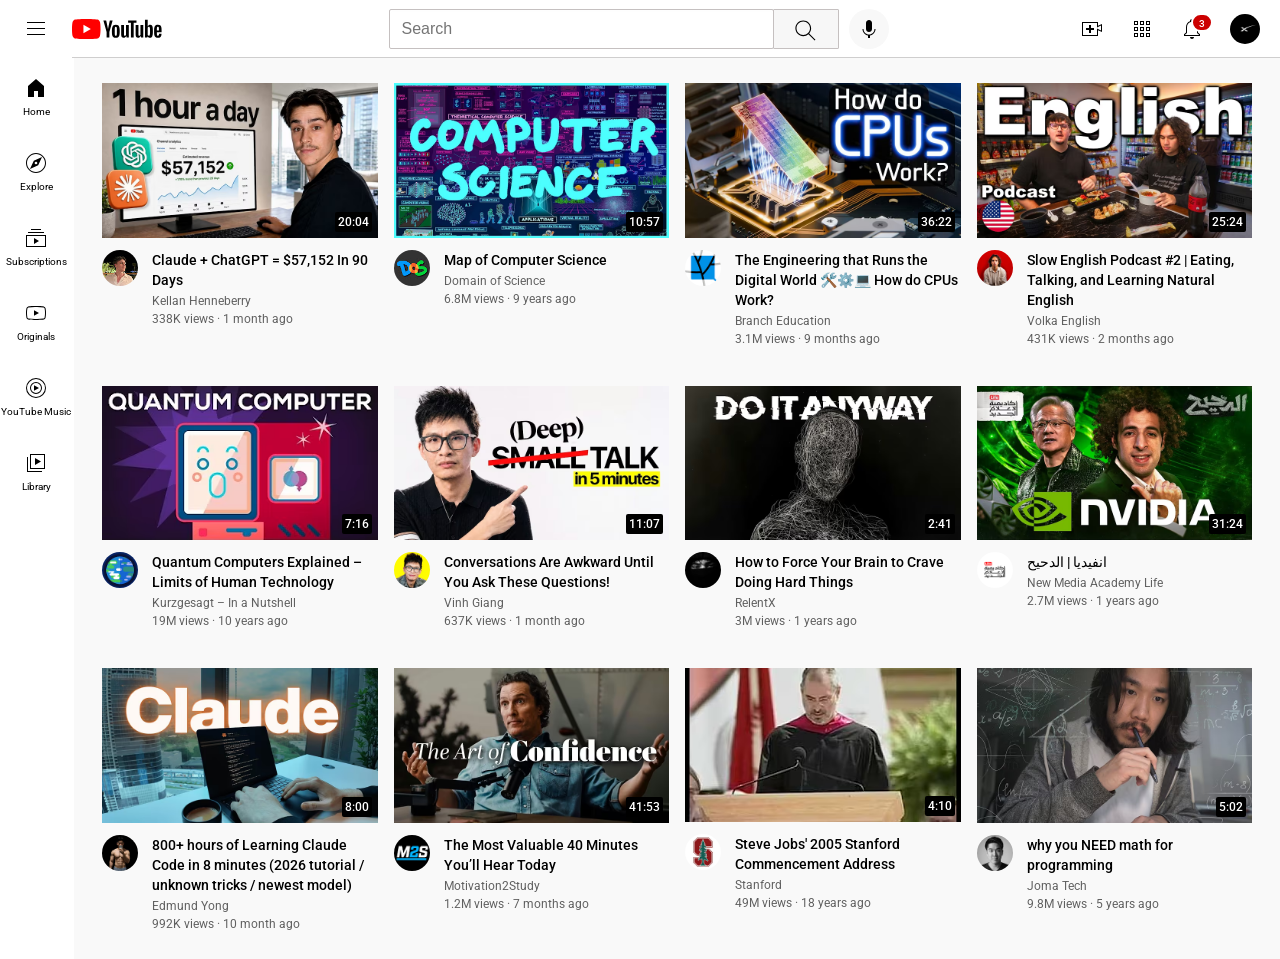
<file: index.html>
<!DOCTYPE html>
<html lang="en">

<head>
  <title>Youtube Clone</title>
  <meta charset="UTF-8">
  <meta name="viewport" content="width=device-width, initial-scale=1.0">
  <link rel="stylesheet" href="Styles/Video.css">
  <link rel="stylesheet" href="Styles/Header.css">
  <link rel="stylesheet" href="Styles/general.css">
  <link rel="stylesheet" href="Styles/sidebar.css">
  <link rel="preconnect" href="https://fonts.googleapis.com">
  <link rel="preconnect" href="https://fonts.gstatic.com" crossorigin>
  <link
    href="https://fonts.googleapis.com/css2?family=Roboto:ital,wdth,wght@0,92.4,100..900;1,92.4,100..900&display=swap"
    rel="stylesheet">
    <link rel="icon" href="Icons/Youtube-icon.ico">
</head> 
<body>
  <header class="header">
    <div class="left-section">
      <img class="hamburger-menu" src="Icons/hamburger-menu.svg" alt="Menu">
      <img class="youtube-logo" src="Icons/youtube-logo.svg" alt="YouTube">
    </div>
    <div class="middle-section">
      <input class="search-bar" type="text" placeholder="Search">
      <button class="search-button">
        <img class="search-icon" src="Icons/search.svg" alt="">
        <div class="tooltip">Search</div>
      </button>
      <button class="voice-search-button">
        <img class="voice-search-icon" src="Icons/voice-search-icon.svg" alt="">
        <div class="tooltip">Search with your voice</div>
      </button>
    </div>
    <div class="right-section">
      <div class="upload-container">
        <img class="upload-icon" src="Icons/upload.svg" alt="">
        <div class="tooltip">Upload</div>
      </div>
      <div class="youtube-apps-container">
        <img class="youtube-apps-icon" src="Icons/youtube-apps.svg" alt="">
        <div class="tooltip">YouTube Apps</div>
      </div>
      <div class="notifications-container">
        <img class="notification-icon" src="Icons/notifications.svg" alt="">
        <div class="tooltip">Notification</div>
        <div class="notifications-count">3</div>
      </div>
      <img class="my-channel-picture" src="Channels-pic/my-profile-picture.png" alt="My channel">
    </div>
  </header>
  <nav class="sidebar">
    <div class="sidebar-link">
      <img src="Icons/home.svg" alt="">
      <div>Home</div>
    </div>
    <div class="sidebar-link">
      <img src="Icons/explore.svg" alt="">
      <div>Explore</div>
    </div>
    <div class="sidebar-link">
      <img src="Icons/subscriptions.svg" alt="">
      <div>Subscriptions</div>
    </div>
    <div class="sidebar-link">
      <img src="Icons/originals.svg" alt="">
      <div>Originals</div>
    </div>
    <div class="sidebar-link">
      <img src="Icons/youtube-music.svg" alt="">
      <div>YouTube Music</div>
    </div>
    <div class="sidebar-link">
      <img src="Icons/library.svg" alt="">
      <div>Library</div>
    </div>
  </nav>
 <main>
  <section class="video-grid">
    <article class="video-preview">
      <div class="thumbnail-row">
        <a href="https://www.youtube.com/watch?v=kYPAlvnRiiI" target="_blank">
          <img class="thumbnail" src="thumbnails/thumbnail-1.webp" alt="Video thumbnail">
        </a>
        <div class="video-time">20:04</div>
      </div>
      <div class="video-info-grid">
        <div class="channel-picture">
          <img class="profile-picture" src="Channels-pic/channel-1.jpg" alt="Channel avatar">
        </div>  
        <div class="video-info">
          <p class="video-title"> Claude + ChatGPT = $57,152 In 90 Days</p>
          <p class="video-author"> Kellan Henneberry</p>
          <p class="video-stats"> 338K views &#183; 1 month ago</p>
        </div>
      </div>
    </article>
    <article class="video-preview">
      <div class="thumbnail-row">
        <a href="https://www.youtube.com/watch?v=SzJ46YA_RaA" target="_blank">
          <img class="thumbnail" src="thumbnails/thumbnail-2.avif" alt="Video thumbnail">
        </a>
        <div class="video-time">10:57</div>
      </div>
      <div class="video-info-grid">
        <div class="channel-picture">
          <img class="profile-picture" src="Channels-pic/channel-2.jpg" alt="Channel avatar">
        </div>
        <div class="video-info">
          <p class="video-title"> Map of Computer Science</p>
          <p class="video-author">Domain of Science</p>
          <p class="video-stats"> 6.8M views &#183; 9 years ago</p>
        </div>
      </div>
    </article>
    <article class="video-preview">
      <div class="thumbnail-row">
        <a href="https://www.youtube.com/watch?v=16zrEPOsIcI" target="_blank">
          <img class="thumbnail" src="thumbnails/thumbnail-3.webp" alt="Video thumbnail">
        </a>
        <div class="video-time">36:22</div>
      </div>
      <div class="video-info-grid">
        <div class="channel-picture">
          <img class="profile-picture" src="Channels-pic/channel-3.jpg" alt="Channel avatar">
        </div>
        <div class="video-info">
          <p class="video-title"> The Engineering that Runs the Digital World 🛠️⚙️💻 How do CPUs Work?</p>
          <p class="video-author">Branch Education</p>
          <p class="video-stats"> 3.1M views &#183; 9 months ago</p>
        </div>
      </div>
    </article>
    <article class="video-preview">
      <div class="thumbnail-row">
        <a href="https://www.youtube.com/watch?v=Z2CZ8mkECpU" target="_blank">
          <img class="thumbnail" src="thumbnails/thumbnail-4.webp" alt="Video thumbnail">
        </a>
        <div class="video-time">25:24</div>
      </div>
      <div class="video-info-grid">
        <div class="channel-picture">
          <img class="profile-picture" src="Channels-pic/channel-4.jpg" alt="Channel avatar">
        </div>
        <div class="video-info">
          <p class="video-title"> Slow English Podcast #2 | Eating, Talking, and Learning Natural English</p>
          <p class="video-author"> Volka English</p>
          <p class="video-stats"> 431K views &#183; 2 months ago</p>
        </div>
      </div>
    </article>
    <article class="video-preview">
      <div class="thumbnail-row">
        <a href="https://www.youtube.com/watch?v=86CQq3pKSUw" target="_blank">
          <img class="thumbnail" src="thumbnails/thumbnail-5.webp" alt="Video thumbnail"> 
        </a>
        <div class="video-time">7:16</div>
      </div>
      <div class="video-info-grid">
        <div class="channel-picture">
          <img class="profile-picture" src="Channels-pic/channel-5.jpg" alt="Channel avatar">
        </div>
        <div class="video-info">
          <p class="video-title">Quantum Computers Explained – Limits of Human Technology</p>
          <p class="video-author"> Kurzgesagt – In a Nutshell</p>
          <p class="video-stats"> 19M views &#183; 10 years ago</p>
        </div>
      </div>
    </article>
    <article class="video-preview">
      <div class="thumbnail-row">
        <a href="https://www.youtube.com/watch?v=LQaEv6P4ooM" target="_blank">
          <img class="thumbnail" src="thumbnails/thumbnail-6.webp" alt="Video thumbnail"> 
        </a>
        <div class="video-time">11:07</div>
      </div>
      <div class="video-info-grid">
        <div class="channel-picture">
          <img class="profile-picture" src="Channels-pic/channel-6.jpg" alt="Channel avatar">
        </div>
        <div class="video-info">
          <p class="video-title"> Conversations Are Awkward Until You Ask These Questions!</p>
          <p class="video-author"> Vinh Giang
</p>
          <p class="video-stats"> 637K views &#183; 1 month ago</p>
        </div>
      </div>
    </article>
    <article class="video-preview">
      <div class="thumbnail-row">
        <a href="https://www.youtube.com/watch?v=8SCv88yriYs" target="_blank">
          <img class="thumbnail" src="thumbnails/thumbnail-.7webp.webp" alt="Video thumbnail"> 
        </a>
        <div class="video-time">2:41</div>
      </div>
      <div class="video-info-grid">
        <div class="channel-picture">
          <img class="profile-picture" src="Channels-pic/channel-7.jpg" alt="Channel avatar">
        </div>
        <div class="video-info">
          <p class="video-title"> How to Force Your Brain to Crave Doing Hard Things</p>
          <p class="video-author">RelentX</p>
          <p class="video-stats"> 3M views &#183; 1 years ago</p>
        </div>
      </div>
    </article>
    <article class="video-preview">
      <div class="thumbnail-row">
        <a href="https://www.youtube.com/watch?v=b6Fl15dIGgg" target="_blank">
          <img class="thumbnail" src="thumbnails/thumbnail-.8webp.avif" alt="Video thumbnail">
        </a>
    <div class="video-time">31:24</div>
      </div>
      <div class="video-info-grid">
        <div class="channel-picture">
          <img class="profile-picture" src="Channels-pic/channel-8.jpg" alt="Channel avatar">
        </div>
        <div class="video-info">
          <p class="video-title"> انفيديا | الدحيح</p>
          <p class="video-author"> New Media Academy Life</p>
          <p class="video-stats"> 2.7M views &#183; 1 years ago</p>
        </div>
      </div>
    </article>
    <article class="video-preview">
      <div class="thumbnail-row">
        <a href="https://www.youtube.com/watch?v=Ffh9OeJ7yxw" target="_blank">
          <img class="thumbnail" src="thumbnails/thumbnail-9.webp" alt="Video thumbnail">
        </a>
        <div class="video-time">8:00</div>
      </div>
      <div class="video-info-grid">
        <div class="channel-picture">
          <img class="profile-picture" src="Channels-pic/channel-9.jpg" alt="Channel avatar">
        </div>
        <div class="video-info">
          <p class="video-title">800+ hours of Learning Claude Code in 8 minutes (2026 tutorial / unknown tricks / newest model)</p>
          <p class="video-author">Edmund Yong</p>
          <p class="video-stats"> 992K views &#183; 10 month ago</p>
        </div>
      </div>
    </article>
    <article class="video-preview">
      <div class="thumbnail-row">
        <a href="https://www.youtube.com/watch?v=jpLp7NdsbOI" target="_blank">
          <img class="thumbnail" src="thumbnails/thumbnail-10.webp" alt="Video thumbnail">
        </a>
        <div class="video-time">41:53</div>
      </div>
      <div class="video-info-grid">
        <div class="channel-picture">
          <img class="profile-picture" src="Channels-pic/channel-10.jpg" alt="Channel avatar">
        </div>
        <div class="video-info">
          <p class="video-title">The Most Valuable 40 Minutes You’ll Hear Today</p>
          <p class="video-author"> Motivation2Study</p>
          <p class="video-stats"> 1.2M views &#183; 7 months ago</p>
        </div>
      </div>
    </article>
    <article class="video-preview">
      <div class="thumbnail-row">
      <a href=" https://www.youtube.com/watch?v=UF8uR6Z6KLc" target="_blank">
        <img class="thumbnail" src="thumbnails/thumbnail-11.webp" alt="Video thumbnail">
      </a>
        <div class="video-time">4:10</div>
      </div>
      <div class="video-info-grid">
        <div class="channel-picture">
          <img class="profile-picture" src="Channels-pic/channel-11.jpg" alt="Channel avatar">
        </div>
        <div class="video-info">
          <p class="video-title">Steve Jobs' 2005 Stanford Commencement Address</p>
          <p class="video-author">Stanford</p>
          <p class="video-stats"> 49M views &#183; 18 years ago</p>
        </div>
      </div>
    </article>
    <article class="video-preview">
      <div class="thumbnail-row">
      <a href="https://www.youtube.com/watch?v=sW9npZVpiMI" target="_blank">
        <img class="thumbnail" src="thumbnails/thumbnail-12.webp" alt="Video thumbnail">
      </a>
        <div class="video-time">5:02</div>
      </div>
      <div class="video-info-grid">
        <div class="channel-picture">
          <img class="profile-picture" src="Channels-pic/channel-12.jpg" alt="Channel avatar">
        </div>
        <div class="video-info">
          <p class="video-title"> why you NEED math for programming</p>
          <p class="video-author">Joma Tech</p>
          <p class="video-stats"> 9.8M views &#183; 5 years ago</p>
        </div>
      </div>
    </article>
  </section>
 </main>
</body>
</html>
</file>
<file: Styles/Video.css>
.thumbnail {
  width: 100%;
}

.video-title {
  font-size: 14px;
  font-weight: 500;
  line-height: 20px;
  margin-bottom: 4px;
}

.video-info-grid {
  display: grid;
  grid-template-columns: 50px 1fr;
}

.profile-picture {
  width: 36px;
  border-radius: 50%;
}

.thumbnail-row {
  margin-bottom: 8px;
  position: relative;
}

.video-author,
.video-stats {
  font-size: 12px;
  color: rgb(96, 96, 96);

}

.video-stats {
  margin-top: 4px;
}

.video-grid {
  display: grid;
  grid-template-columns: 1fr 1fr 1fr;
  column-gap: 16px;
  row-gap: 40px;
  padding: 28px;
  background-color: rgb(249, 249, 249);
}
@media (max-width:750px) {
  .video-grid{
    grid-template-columns: 1fr 1fr;
  }
}
@media (max-width:751px) and (min-width:999) {
  .video-grid{
    grid-template-columns: 1fr 1fr 1fr;
  }
}
@media (min-width:1000px) {
  .video-grid{
    grid-template-columns: 1fr 1fr 1fr 1fr;
  }
  

}
.video-time {
  font-size: 12px;
  font-weight: 500;
  background-color: black;
  padding: 3px;
  color: white;
  position: absolute;
  border-radius: 2px;
  bottom: 10px;
  right: 6px;
}
</file>
<file: Styles/Header.css>
.header {
  height: 57px;
  display: flex;
  justify-content: space-between;
  position: fixed;
  top: 0;
  left: 0;
  right: 0;
  background-color: white;
  border-bottom: 1px solid rgb(207, 206, 206);
  z-index: 100;
}

.left-section {
  display: flex;
  align-items: center;
}

.hamburger-menu {
  height: 24px;
  margin-left: 24px;
  margin-right: 24px;
  cursor: pointer;
}

.youtube-logo {
  height: 20px;
  cursor: pointer;
}

.middle-section {
  display: flex;
  flex: 1;
  align-items: center;
  margin-left: 70px;
  margin-right: 35px;
  max-width: 500px;
}

.search-bar {
  flex: 1;
  height: 40px;
  font-size: 16px;
  border: 1px solid rgb(197, 192, 192);
  border-radius: 2px;
  padding-left: 12px;
  box-shadow: inset 0px 2px 2px rgba(238, 238, 238, 0.05);
  box-sizing: border-box;
  width: 0;
}

.search-bar::placeholder {
  font-size: 16px;
}

.search-button {
  height: 40px;
  width: 66px;
  background-color: rgb(247, 247, 247);
  border: 1px solid rgb(197, 192, 192);
  box-sizing: border-box;
  margin-right: 10px;
  margin-left: -1px;
  border-radius: 1px;
}

.search-icon {
  height: 27px;
  padding-top: 4px;
}

.voice-search-button {
  height: 40px;
  width: 40px;
  border: none;
  border-radius: 50%;
  background-color: rgb(248, 248, 248);
}

.voice-search-icon {
  height: 24px;
}

.search-button,
.voice-search-button,
.youtube-apps-container,
.upload-container,
.notifications-container {
  position: relative;
  display: flex;
  justify-content: center;
  align-items: center;
  cursor: pointer;
}

.search-button .tooltip,
.voice-search-button .tooltip,
.upload-container .tooltip,
.youtube-apps-container .tooltip,
.notifications-container .tooltip {
  background-color: rgb(96, 96, 96);
  color: white;
  border-radius: 2px;
  padding: 8px;
  font-size: 12px;
  position: absolute;
  bottom: -40px;
  opacity: 0;
  pointer-events: none;
  transition: opacity 0.15s;
  white-space: nowrap;
}

.search-button:hover .tooltip,
.voice-search-button:hover .tooltip,
.upload-container:hover .tooltip,
.youtube-apps-container:hover .tooltip,
.notifications-container:hover .tooltip {
  opacity: 1;
}

.right-section {
  display: flex;
  justify-content: space-between;
  align-items: center;
  width: 180px;
  flex-shrink: 0;
  margin-right: 20px;
}
.notifications-count {
  position: absolute;
  padding-top: 3px;
  padding-bottom: 1.5px;
  padding-left: 6px;
  padding-right: 6px;
  background-color: rgb(204, 0, 0);
  color: white;
  border-radius: 80px;
  top: -4px;
  right: -9px;
  border: 2px solid white;
  font-weight: 500;
  font-size: 10px;
} 

.upload-icon,
.youtube-apps-icon,
.notification-icon {
  height: 24px;
}

.my-channel-picture {
  height: 30px;
  border-radius: 50%;
  cursor: pointer;
}
</file>
<file: Styles/general.css>
body {
  padding-top: 55px;
  padding-left: 74px;
  margin: 0;
  font-family: Roboto, Arial;
}

p {
  margin: 0;
}
</file>
<file: Styles/sidebar.css>
.sidebar {
  position: fixed;
  top: 55px;
  bottom: 0;
  left: 0;
  width: 72px;
  padding-top: 4px;
  z-index: 200;
  background-color: white;
}

.sidebar-link {
  cursor: pointer;
  height: 75px;
  display: flex;
  flex-direction: column;
  justify-content: center;
  align-items: center;

}

.sidebar-link:hover {
  background-color: rgb(216, 213, 213);
}

.sidebar-link img {
  height: 24px;
  margin-bottom: 6.5px;
}

.sidebar-link div {
  font-size: 10px;
}
</file>
